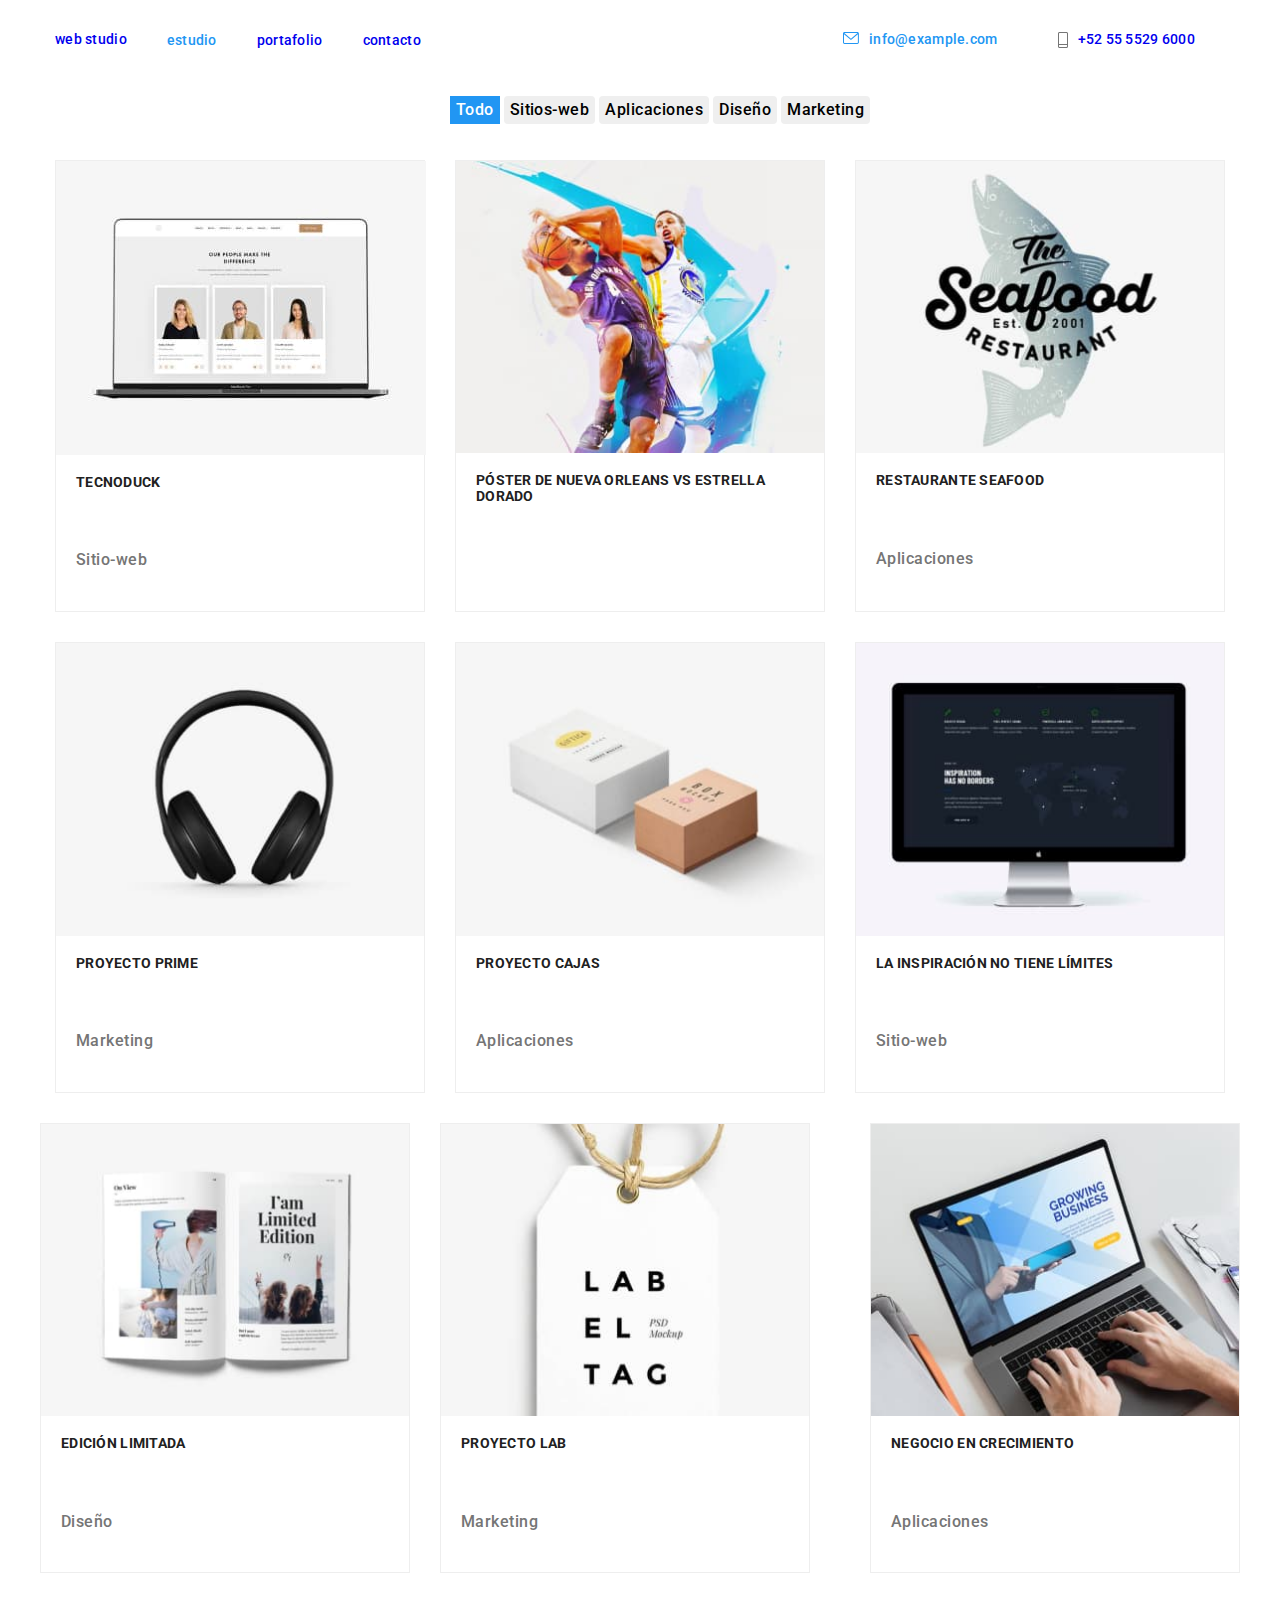
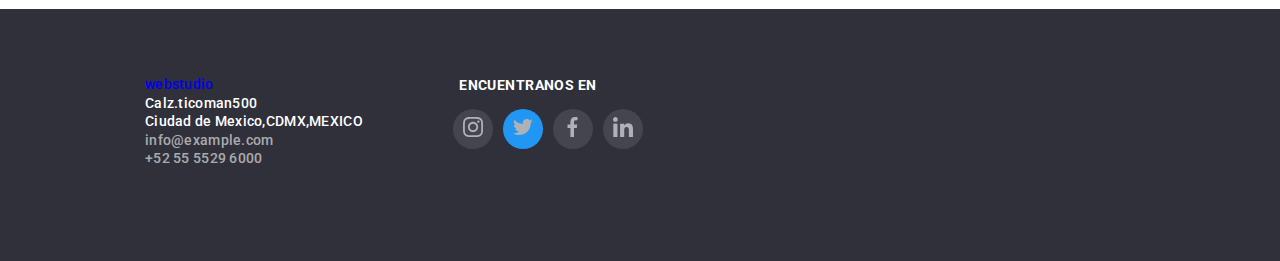
<file: portafolio.html>
<!DOCTYPE html>
<html lang="en">
  <head>
    <meta charset="UTF-8" />
    <meta http-equiv="X-UA-Compatible" content="IE=edge" />
    <meta name="viewport" content="width=device-width, initial-scale=1.0" />
    <title>Document</title>
    <meta name="description" content="" />
    
    <link rel="stylesheet" href="./.prettierrc.json" />
    <link rel="preconnect" href="https://fonts.googleapis.com" />
      <link rel="preconnect" href="https://fonts.gstatic.com" crossorigin />
      <link
        href="https://fonts.googleapis.com/css2?family=Raleway:wght@700&family=Roboto:wght@400;500;700;900&display=swap"
        rel="stylesheet"
      />
      <link
    rel="stylesheet"
    href="./css/modern-normalize.css"
  />
  <link rel="stylesheet" href="./css/styles.css"/>
  </head>

  <body>
    <header class=" container page-header">
        
      <nav class="nav">  
          
          <a class="link web-s" href="websstudio" target="_blank">web studio</a>
          <ul class="items">
              <li class="item">
                  <a class="nav-n current" href="./index.html" target="_blank">estudio</a>
              </li>
              <li class="item">
                  <a class="link" href="./portafolio.html"   target="_blank">portafolio</a>
              </li>
              <li >
                  <a class="link " href="#" class="link" target="_blank">contacto</a>
              </li>
          </ul>
          
      </nav>
   
      <ul class="itemm">
          <li class="itemmnn">
            <svg  Width="
                16"
                Height="
                12" margin-right="10px" class="" >
                    <use class="" href="./images/icon.svg#icon-sobre"></use>
                  </svg>
              <a class="link current" href="#" target="_blank">info@example.com</a>
          </li>
          <li class="itemmnn">
            <svg  Width="
                    10"
                    Height="
                    16" margin-left="30px" class="" >
                        <use class="imgennn" href="./images/icon.svg#icon-telefon"></use>
                      </svg>
      <a class="link" href="#" target="_blank">+52 55 5529 6000</a>
      </li>
   </ul>
   </header>


    <main>
      <section class="section" >
        <ul class="menu">
          <li  class="item">
            <button class=" color " type="button">Todo</button>
            <button class="buttonp efect " type="button">Sitios-web</button>
            <button class="buttonp efect " type="button">Aplicaciones</button>
            <button class="buttonp efect " type="button">Diseño</button>
            <button class="buttonp efect " type="button">Marketing</button>
          </li>
        </ul>
        </section>
     <section class="sectionn">
      <div class="center">
      <ul class="target">
        <li class="cards ">
          <div class="card-imagesss">
            
            <a class="link " href="#"> <img class="" src="./images/imagen.jpg" alt="Tecnoduck" width="400" />
            
              <div class="card-colr">
             <p class="colr"> Tecnoduck es una plataforma de distribución de coronavirus de 
              última generación.
               Las compañías usan esta plataforma para el espionaje digital 
               y los ataques a los servidores seguros de la competencia.   
               </p>
               </div>
               </div>
              
            <h3 class="section title">Tecnoduck</h3>
            <p class="section text">Sitio-web</p>
          </a>
          
          </li>
         

          <li class="cards">
            <a class="link " href="#">
            <img class=""
              src="images/imagen (1).jpg"
              alt="Póster de Nueva Orleans vs Estrella Dorada"
              width="400"/>
            <h3 class="section title">
              Póster de Nueva Orleans vs Estrella Dorado </h3>
            </a>
            </li>
           
            <li class="cards">
            <a class="link" href="#">
            <img 
              class="" src  ="images/imagen (2).jpg"
              alt="Restaurante Seafood"
              width="400"
            />
            <h3 class="section title">Restaurante Seafood</h3>
            <p class="section text">Aplicaciones</p>
          </a>
      
          </li>
         
          
          <li class="cards">

            <a class="link" href="#">
            <img class="" src="images/imagen (3).jpg" alt="Proyecto Prime" width="400" />
            <h3 class="section title">Proyecto Prime</h3>
            <p class="section text">Marketing</p>
          </a>
          
            </li>
      
          <li class="cards">
            <a class="link"  href="#">
            <img class="" src="images/imagen (4).jpg" alt="Aplicaciones" width="400" />
            <h3 class="section title">Proyecto Cajas</h3>
            <p class="section text">Aplicaciones</p>
          </a>
          </li>
          <li class="cards">
            <a class="link" href="#">
            <img 
              src="images/imagen (5).jpg"
              alt="La inspiración no tiene límites"
              width="400"
            />
            <h3 class="section title">La inspiración no tiene límites</h3>
            <p class="section text">Sitio-web</p>
            </a>
         </li>
        <li class="cards">
            <a class="link" href="#">
            <img class=""
              src="images/imagen (6).jpg" alt="Edición Limitada"width="400"
            />
            <h3 class="section title">Edición Limitada</h3>
            <p class="section text">Diseño</p>
          </a>
        
          </li>
         
          
           <li class="cards">
            <a class="link" href="#">
            <img  class="" src="images/imagen (7).jpg " alt="Proyecto LAB" width="400" />
            <h3 class="section title">Proyecto LAB</h3>
            <p class="section text">Marketing</p>
            
      </li>
         <li class="cards">
            <a class="link" href="#"> <img src="images/imagen (8).jpg"alt="Negocio en Crecimiento"
              width="400"
            />
            <h3 class="section title">Negocio en Crecimiento</h3>
            <p class="section text">Aplicaciones</p>
          </a>
        </li>
        </ul> 
      </div>
      </section>
      </div>
    </main>

    <footer class="footer">
      <div class="container">
        <div class="containerr">
      <address>
        <div class="linksss" >
        <ul >
          <a class="link web-s " href="#" target="_blank">webstudio</a>
          <li >
            <a href="#" class="link footer-address" target="_blank"
              >Calz.ticoman500
            </a>
          </li>
          <li>
            <a href="#" class="link footer-address" target="_blank">
              Ciudad de Mexico,CDMX,MEXICO
            </a>
          </li>
          <li>
            <a
              href="info@example.com"
              class="link info-address"
              target="_blank"
              >info@example.com
            </a>
          </li>
          <li>
            <a class="link info-address" href="#">+52 55 5529 6000</a>
          </li>
        </ul>
        </address>
        <div>
          <h3 class="fort-titl">encuentranos en </h3>
        <ul class="icon-fotr">
        
            <li class="border-ra">
              <a href="#">    
      <svg  Width="20px"
      Height="20px">
          <use href="./images/icon.svg#icon-instagr"></use>
      </svg>
      </a>
         </li>
         <li class="border-radi">
          <a href="#">
      <svg Width="20px"
      Height="20px">
        <use class="im" href="./images/icon.svg#icon-twiter"></use>
      </svg>
      </a>
      </li>
      <li class="border-ra"> 
        <a href="#">
      <svg Width=" 20px"
      Height="20px">
        <use href="./images/icon.svg#icon-facebook"></use>
      </svg>
      </a>
      </li>
     <li class="border-ra" >
      <a href="#">
      <svg Width="20px"
      Height="20px">
          <use href="./images/icon.svg#icon-linkedin"></use>
        </svg>
      </a>
    </li>
</ul>
</div>
    </div>
    </div>
    </footer>
  </body>
</html>
</file>
<file: css/styles.css>
:root {
  --brand-color:rgba(33, 33, 33, 1);
  --line-height: 1.1;
  --color:rgba(33, 150, 243, 1);
}
body {
  font-style: normal;
  font-family: 'Roboto', 'Arial', sans-serif;
  color:var(--brand-color);
 
}


html{
  box-sizing: border-box;
}
*,
*::after
*::before{
  box-sizing: inherit;

}
h1,h2,h3,h4,h5,h6 {
  margin-top: 0;
  margin-bottom: 0;
}


  

img {
	display: block;
	max-width: 100%;
	height: auto;
}

.container {
  width: 1200px;
  padding-left: 15px;
  padding-right: 15px;
  margin: 0 auto;
 }
 address {
	font-style: normal;
	/* or */
	font-style: inherit;
}
ul{
  list-style: none;
  text-decoration: none;
}
/* html index */
.nav .ul{
  display: flex;
  gap: 10px;
  padding: 0px;
 }
 .imgennn{

background: #2196F3;

 }
.page-header{
 
  display: flex;
  justify-content: space-between;
  align-items: center;
  column-gap:  100px; 
height: 80px;

top: 0px;

background: #FFFFFF;

}
.nav {
  display: flex;
  align-items: center;
  list-style: none;
}
.link{
font-weight: 500;
  font-size: 14px;
  line-height: var(--line-height);
  letter-spacing: 0.02em;
  list-style: none;
  text-decoration: none;
}
.items {
display: flex;
gap: 40px;}
.nav-n {
  font-weight: 500;
  font-size: 14px;
  line-height: var(--line-height);
  letter-spacing: 0.02em;
  list-style: none;
  text-decoration: none;
}

.nav-n:hover {
 text-decoration: underline;
text-decoration-color: var(--color);
}

.itemm{
 display: flex;
 justify-content: flex-end;
 gap: 30px;

}
.itemmn{
  display: flex;
  justify-content: flex-end;
  margin-left: 20px;
  gap: 10px;
 }
.itemm{
 list-style: none;
}
.web{
 color:var(--color);
 font-family: "Raleway";
 text-decoration: none;
 font-weight: 700;
 font-size: 26px;
 line-height: var(--line-height);
width: 145px;

left: 215px;  
top: 24px;
}




 
 
p{
 text-decoration: none;
}



.current {
 
 color: var(--color)
}

.box {
  background-image: url(/images/boximage.jpg);
  background-size:cover;
  display: flex;
  flex-direction: column;
  justify-content: center;
  align-items: center;
 
  background: linear-gradient(rgba(47, 48, 58, 0.4)
  );
  
height: 600px;
gap: 40px;



}
.titlee {

  text-align: center;
width: 696px;

  font-weight: 900;
  font-size: 44px;
  line-height:var(--line-height);
  text-transform: uppercase;
  color: rgba(255, 255, 255, 1);
letter-spacing: 0.06em;
text-transform: uppercase;

}


.button {
   border: none;
  padding: 10px 32px;
  gap: 10px;
  
  width: 261px;
  height: 50px;
  left: 666px;
  top: 430px;

  background: var(--color);
  font-weight: 700;
  font-size: 16px;
  line-height: 1.8;
  color: rgba(255, 255, 255, 1);
}
.icoms{
  display: flex;
  justify-content: center;
  align-items: center;
  
  gap: 30px;
  padding: 90px;

} 
.icons{
  display: flex;
  justify-content: center;
  align-items: center;
  width: 170px;
height: 81px;
border: 1px solid #AFB1B8;
border-radius: 4px;

}
.box-icon{
  display: flex;
  justify-content: center;
  align-items: center;
  padding: 17px;
}
.icon {
 display: flex;
 justify-content: center;
 align-items: center;
 gap: 30px;
 


  width: 270px;
  height: 120px;

  
  background: #F5F4FA;
  border-radius: 4px;
  gap: 30px;}
  .post{
   display: flex;
    
    
    
    gap: 30px;
    padding: 95px;
  }
  .post-inf{
   justify-content: center;
   align-items: center;
   gap: 30px;

  }

  .service {
    background: rgba(245, 244, 250, 1);
  
  }
  .content{
    display: flex;
    justify-content: center;
    align-items: center;
    gap: 30px;
    padding: 95px;
   
  
  }
  .one{
    position: relative;
  
    width: 370px;
    height: 294px;
    
    background-image: url(/images/img.jpg);
  }
  .two{
    position: relative;
    width: 370px;
    height: 294px;
    
    background-image:url(/images/img1.jpg)
  }
  .tree{
    position: relative;
    background-image: url(/images/img2.jpg);
    width: 370px;
    height: 294px;
  }
  .bg{
    position: absolute;
    bottom: 0;
    display: flex;
    justify-content: center;
    align-items: center;
    width: 370px;
height: 70px;
background: rgba(47, 48, 58, 0.8);

  }
  .bgtext{
    
    font-family: 'Roboto';
    font-style: normal;
    font-weight: 700;
    font-size: 14px;
    line-height: 16px;
    text-align: center;
    letter-spacing: 0.03em;
    text-transform: uppercase;
    
    color: #FFFFFF;
  }
 
.info-title {
  text-align: center;
  font-weight: 700;
  font-size: 36px;
  line-height: var(--line-height);
  color: var(--brand-color);

}

.imagess{ 
  display: flex;
  justify-content: center;
  align-items: center;
  gap: 30px;
  padding: 0px;
}
h3{

  font-weight: 700;
  font-size: 14px;
  line-height: var(--line-height);
  text-transform: uppercase;
  color: var(--brand-color);
}
.p {
  font-size: 14px;
  line-height: 1.7;
  color:  rgba(117, 117, 117, 1);

}

.card{
 
background: #FFFFFF;
border: solid 1px #FFFFFF ;

}
.card:hover{
  box-shadow: 0px 1px 3px rgba(0, 0, 0, 0.12), 0px 1px 1px rgba(0, 0, 0, 0.14), 0px 2px 1px rgba(0, 0, 0, 0.2);
border-radius: 0px 0px 4px 4px;


}

.iconnnn{
  display: flex;
  justify-content: center;
  
  width: 206px;
height: 44px;
left: 247px;
 top: 2139px;
 padding: 10px;
 gap: 10px;
}
.insta{
  display: flex;
  justify-content: center;
  align-items: center;
border-radius: 50px;
background: #2196F3;


}
.text-icon{
  display: flex;
  justify-content: center;
  align-items: center;
  padding:70px ;
  font-family: 'Roboto';
font-style: normal;
font-weight: 700;
font-size: 36px;
line-height: 42px;
text-align: center;
letter-spacing: 0.03em;

color: #212121;

height: 36.98px;
}


.service{
  height: 648px;
background: #F5F4FA;
padding: 95px;
}
.service-title {
  text-align: center;
  justify-content: center;
  align-items: center;
  font-weight: 700;
  font-size: 36px;
  line-height: var(--line-height);
  color:var(--brand-color) ;
}
.sevice-namber {
  color: var(--brand-color);
  text-align: center;
  padding: 10px;
}

.service-text {
  justify-content: center;
  align-items: center;
  text-align: center;
  font-size: 16px;
  line-height:var(--line-height);
  color:  rgba(117, 117, 117, 1);


}

.footer {
  height: 252px;
  background: rgba(47, 48, 58, 1);
  gap: 9px;


}

.iconnnnn{
  display: flex;
  justify-content: center;
  align-items: center;
  width: 206px;

}
.containerr{
  display: flex; align-items:center ;
 
}
.linksss{
  display:flex;
  justify-content: center;
  flex-direction: column;
 
  gap: 6px;

}
.webs{
  display: flex;
  justify-content: center;
  gap: 9px;
 color:var(--color);
font-family: "Raleway";
text-decoration: none;
font-weight: 700;
font-size: 26px;
line-height: var(--line-height);
width: 145px; }
.foortrr{
  display:flex;
  justify-content: center;
  align-items: center;
  width: 44px;
  height: 44px;
  border-radius: 50px;

}
.icon-fotr{
display: flex;
gap: 10px;
align-items: center;

}
.border-ra{
  width: 40px;
  height: 40px;
  background: rgba(255, 255, 255, 0.1);
  display: flex;
  justify-content: center;
align-items: center;
  border-radius: 50px;
}
.border-radi{
  width: 40px;
  height: 40px;
  display: flex;
  justify-content: center;
align-items: center;
  border-radius: 50px;
  background: #2196F3;
}

.fort-titl{
  font-weight: 700;
font-size: 14px;
line-height: 16px;
letter-spacing: 0.03em;
text-transform: uppercase;

color: #FFFFFF;
display: flex;
justify-content: center;
}


.address {
  color:  rgba(255, 255, 255, 1);
}
.info {
  color: rgba(255, 255, 255, 0.6);
}
.icon-fo{
  display: flex;
  justify-content: center;
  align-items: center;
padding:20px 10px;
border-radius: 0%;
background-color: rgba(255, 255, 255, 0.1);
}
  















/* css portafolio */

.link  {
  font-weight: 500;
  font-size: 14px;
  line-height: var(--line-height);
  letter-spacing: 0.02em;
  list-style: none;
  text-decoration: none;
}
.items {
  display: flex;
  gap: 40px;
}
.itemmnn{
  display: flex;
 justify-content: flex-end;
 margin-right: 30px;
 gap: 10px;}

.list{
  list-style: none;
 text-decoration: none;
}


.link:hover{ 
  
  text-decoration:underline ;
  text-decoration-color: var(--color);}

.study {
  font-family: "Raleway";
  font-weight: 700;
  font-size: 26px;
  line-height: var(--line-height);
  text-decoration: none;
  color:var(--color);
}

.buttonp {
  border: none;
gap: 8px;


border-radius: 4px;
font-weight: 500;
font-size: 16px;
line-height: 1.6;
letter-spacing: 0.03em;



}

.buttonp:hover{
  cursor: pointer;
  box-shadow: 0px 3px 1px rgba(0, 0, 0, 0.1), 0px 1px 2px rgba(0, 0, 0, 0.08), 0px 2px 2px rgba(0, 0, 0, 0.12);

}
.color {
  border: none; 
  background-color: var(--color);
  font-family: 'Roboto';
font-style: normal;
font-weight: 500;
font-size: 16px;
line-height: 26px;
text-align: center;
letter-spacing: 0.03em;

color: #FFFFFF;

  
}
.p {
  font-size: 14px;
  line-height: 1.7;
  color:  rgba(117, 117, 117, 1);

}

.color:hover{
  cursor: pointer;
  box-shadow: 0px 3px 1px rgba(0, 0, 0, 0.1), 0px 1px 2px rgba(0, 0, 0, 0.08), 0px 2px 2px rgba(0, 0, 0, 0.12); 
}

.efect:hover{
 border-color: var(--color);
}
 
.active :active{
  background: rgba(245, 244, 250, 1);

}


.efect:active{
  background: rgb(120, 120, 121);

  
}
.efect:focus{ 
  background: rgba(245, 244, 250, 1);
}
.container{
   width: 1200px;
   padding-left: 15px;
   padding-right: 15px;
   margin: 0 auto;

}
.menu{
  display: flex;
  justify-content: center;
}
.target{
  justify-content: center;
  display: flex;
 
  flex-wrap: wrap; 
  gap:30px;
  padding: 20px 24px;
  list-style: none;
}

.sect{
  background: #2F303A;
}
.cards{
  width: 370px;
 
  justify-content: center ;
  align-items: center;

  border: 1px solid #EEEEEE;
  background: #FFFFFF;box-shadow: 0px 1px 1px rgba(0, 0, 0, 0.12), 0px 4px 4px rgba(0, 0, 0, 0.06), 1px;
  margin-left: calc(100% - 60px/3 -60px );



}
.card-colr{
  position: absolute;
  top: 0px;
  height: 294px;
  width: 370px;
  background: rgba(33, 150, 243, 0.9);
  padding: 63px 24px;
letter-spacing: 0.03em;
color: #FFFFFF;
transform: translatey(105%);
transition:250ms ease;
transition-timing-function : cubic-bezier(0.4, 0, 0.2, 1) ;

 
}
.cards :hover .card-colr{
  transform: translatey(0%);
}
.colr{
  text-align: center;
}
.card-imagesss{
  position: relative;
  overflow: hidden;
 
  width: 370px;
}
.cards:hover{
  box-shadow: 0px 1px 3px rgba(0, 0, 0, 0.12), 0px 1px 1px rgba(0, 0, 0, 0.14), 0px 2px 1px rgba(0, 0, 0, 0.2);
border-radius: 0px 0px 4px 4px;

 
}
.title{
 
  padding: 20px;

}
.text{
  padding: 20px;
}
.title:hover{
  text-decoration: underline;
text-decoration-color:var(--color); 
}
.text:hover{
  text-decoration: underline;
text-decoration-color: var(--color); 
}
.cards.section { 

  justify-content: center;
  align-items: center;
 
  font-weight: 700;
  font-size: 18px;
  line-height: 2;
  letter-spacing: 0.06em;
  color: var(--brand-color);
  
}

.text {
  align-items: center;
  text-decoration: none;
  font-size: 16px;
  line-height: 1.8;
  letter-spacing: 0.03em;

  color: #757575;
}
.linksss{
  display: flex;
  justify-content: center;
  flex-direction: column;
  padding: 50px;

 }
 
 .footer-address {
  color: #ffffff;}
.info-address {
  color: rgba(255, 255, 255, 0.6);
}
</file>
